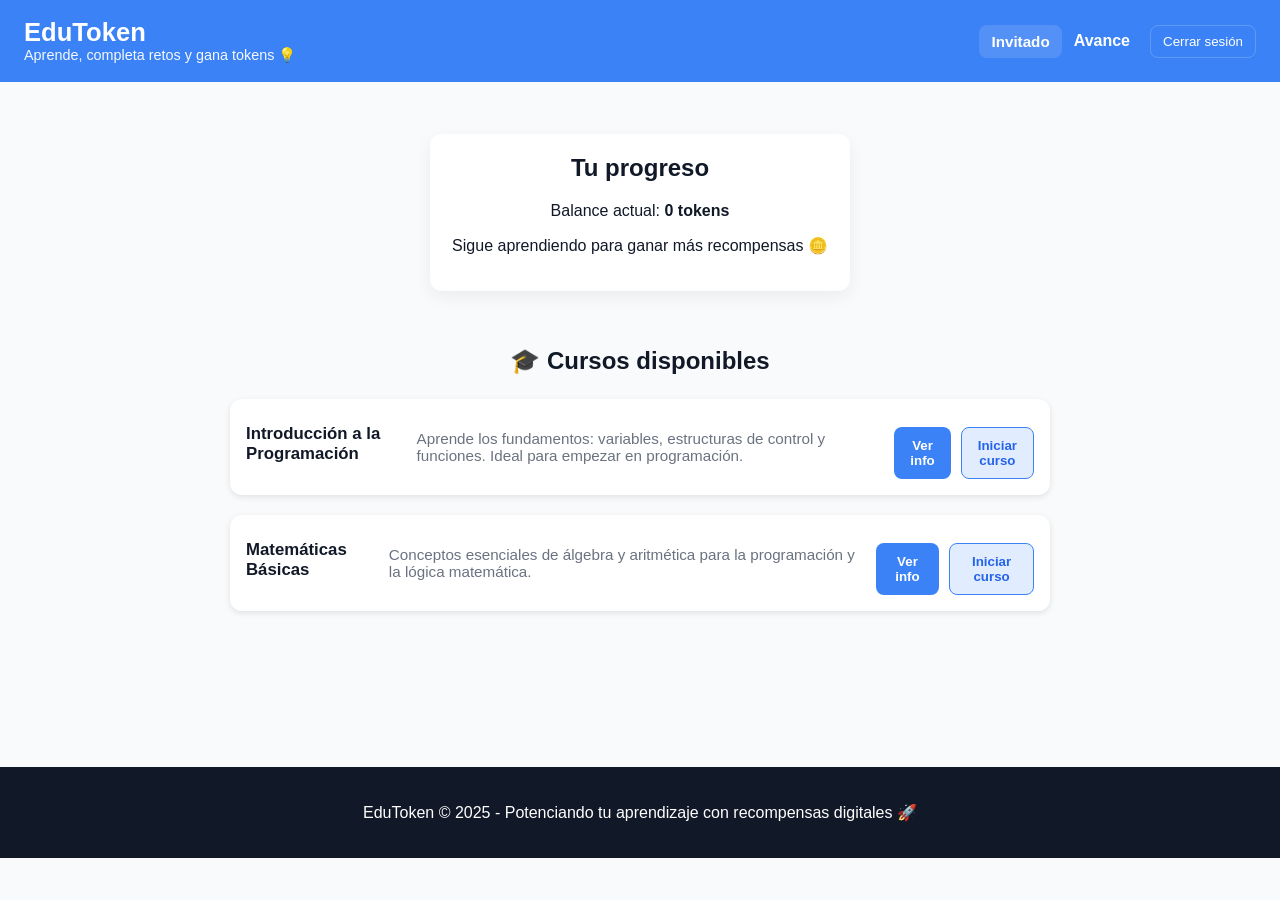
<file: index.html>
<!DOCTYPE html>
<html lang="es">
<head>
  <meta charset="UTF-8">
  <meta name="viewport" content="width=device-width, initial-scale=1.0">
  <title>EduToken - Cursos disponibles</title>
  <link rel="stylesheet" href="css/style.css">
</head>
<body>
  <header class="main-header">
    <div class="header-left">
        <h1>EduToken</h1>
        <p class="tagline">Aprende, completa retos y gana tokens 💡</p>
    </div>
    <div class="header-right">
        <div id="user-display" class="user-display">Cargando...</div>
        <nav class="header-nav">
            <a href="dashboard.html">Avance</a>
        </nav>
        <button type="button" class="btn-logout" id="logout-btn">Cerrar sesión</button>
    </div>
</header>

  <main>
    <!-- Sección principal -->
    <section id="token-section" class="centered-card">
      <h2>Tu progreso</h2>
      <p>Balance actual: <strong id="balance"></strong></p>
      <p>Sigue aprendiendo para ganar más recompensas 🪙</p>
    </section>

    <!-- Sección de cursos -->
    <section class="courses-section">
      <h2 style="text-align:center; margin-bottom:24px;">🎓 Cursos disponibles</h2>
      <div id="courses-container" class="courses-container"></div>
    </section>
  </main>

  <footer>
    <p>EduToken © 2025 - Potenciando tu aprendizaje con recompensas digitales 🚀</p>
  </footer>

  <!-- Modal para ver info de los cursos -->
  <div id="courseModal" class="modal" aria-hidden="true">
    <div class="modal-backdrop"></div>
    <div class="modal-content">
      <button id="closeModal" class="modal-close">&times;</button>
      <h2 id="modal-title">Título del curso</h2>
      <p id="modal-intro"></p>

      <div id="modal-modules">
        <h3>Módulos incluidos:</h3>
        <ul id="modal-modules-list"></ul>
      </div>

      <div class="modal-actions">
        <button id="modal-close-secondary" class="btn-outline">Cerrar</button>
        <button id="modal-start" class="btn-primary">Iniciar curso</button>
      </div>
    </div>
  </div>

  <script src="js/courses.js"></script>
  <script>
    document.addEventListener("DOMContentLoaded", () => {
      const coursesContainer = document.getElementById("courses-container");

      window.courses.forEach(course => {
        const card = document.createElement("div");
        card.className = "course-card";
        card.innerHTML = `
          <h3>${course.title}</h3>
          <p>${course.intro}</p>
          <div class="course-actions">
            <button class="btn-primary" onclick="viewInfo('${course.id}')">Ver info</button>
            <button class="btn-outline" onclick="startCourse('${course.id}')">Iniciar curso</button>
          </div>
        `;
        coursesContainer.appendChild(card);
      });

      document.getElementById("closeModal").onclick = closeModal;
      document.getElementById("modal-close-secondary").onclick = closeModal;
    });

    function viewInfo(courseId) {
      const course = window.courses.find(c => c.id === courseId);
      document.getElementById("modal-title").innerText = course.title;
      document.getElementById("modal-intro").innerText = course.intro;
      document.getElementById("modal-modules-list").innerHTML =
        course.modules.map(m => `<li>${m.title}</li>`).join("");
      document.getElementById("courseModal").setAttribute("aria-hidden", "false");
      document.getElementById("modal-start").onclick = () => startCourse(courseId);
    }

    function closeModal() {
      document.getElementById("courseModal").setAttribute("aria-hidden", "true");
    }

    function startCourse(courseId) {
      localStorage.setItem("selectedCourse", courseId);
      window.location.href = "course.html";
    }
  </script>
  <script>
    // Mostrar nombre del usuario logeado
    document.addEventListener("DOMContentLoaded", function() {
        const userDisplay = document.getElementById("user-display");
        const loggedUser = localStorage.getItem("loggedIn");
        
        if (loggedUser) {
            try {
                const userObj = JSON.parse(loggedUser);
                userDisplay.textContent = userObj.displayName || userObj.id || "Usuario";
            } catch (e) {
                userDisplay.textContent = loggedUser;
            }
        } else {
            userDisplay.textContent = "Invitado";
        }
    });
</script>

<script>
    document.getElementById('logout-btn').addEventListener('click', function() {
        // Guardar progreso
        if (typeof saveData === 'function') saveData();
        
        // Eliminar sesión
        localStorage.removeItem('loggedIn');
        
        // Redirigir
        window.location.href = 'login.html';
    });
</script>
<script>
    // FUNCIÓN PARA ACTUALIZAR Y MOSTRAR LOS TOKENS
    function updateTokenDisplay() {
        const balance = localStorage.getItem('balance') || '0';
        const balanceElement = document.getElementById('balance');
        if (balanceElement) {
            balanceElement.textContent = `${balance} tokens`;
        }
    }

    // ACTUALIZAR TOKENS CUANDO LA PÁGINA CARGA
    document.addEventListener('DOMContentLoaded', function() {
        updateTokenDisplay();
        
        // También actualizar cuando la página gane foco (vuelva de otra pestaña)
        window.addEventListener('focus', updateTokenDisplay);
    });

    // ACTUALIZAR TOKENS CADA 2 SEGUNDOS (por si acaso)
    setInterval(updateTokenDisplay, 2000);
</script>
</body>
</html>
</file>
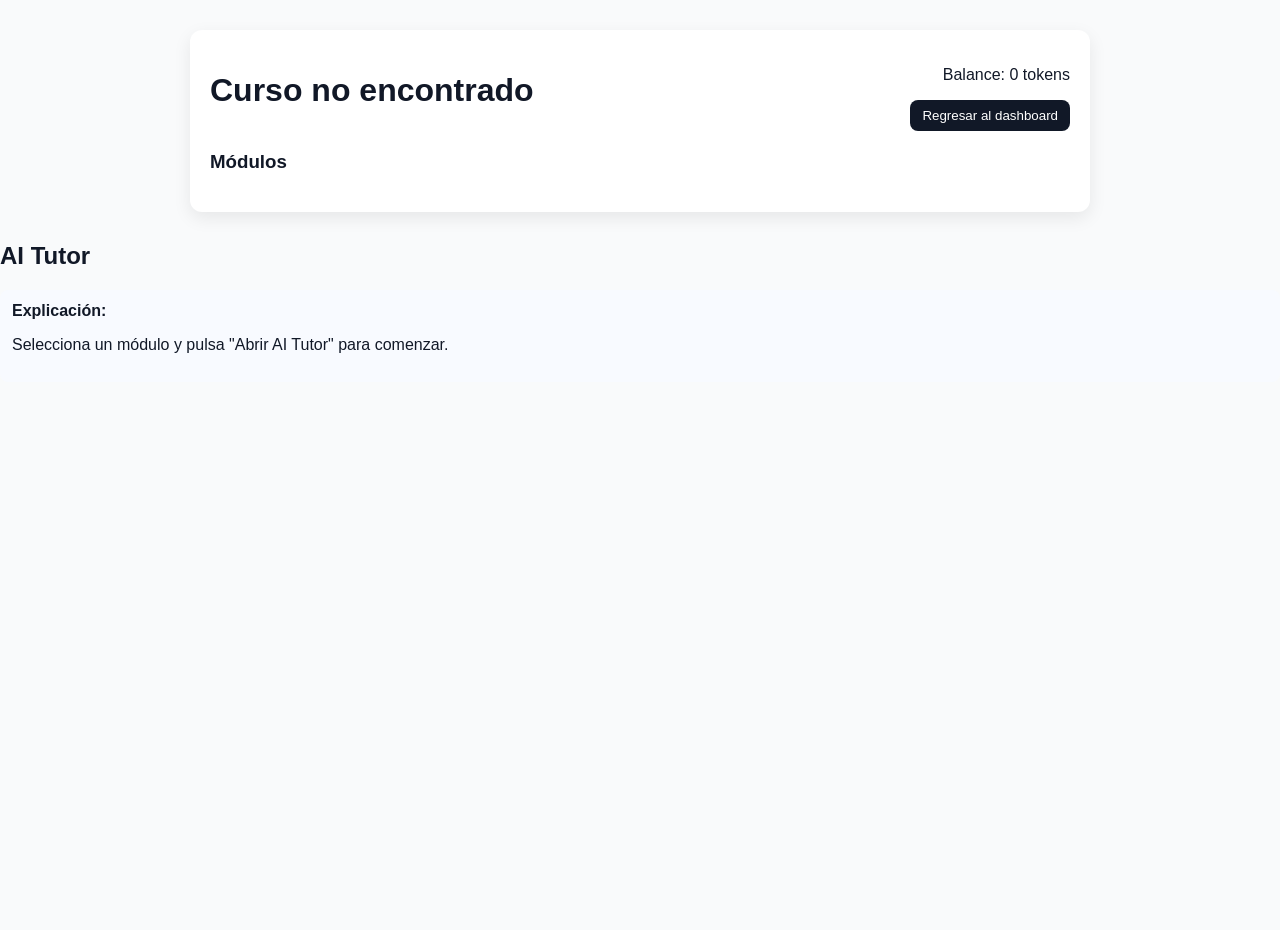
<file: course.html>
<!DOCTYPE html>
<html lang="es">
<head>
  <meta charset="utf-8" />
  <meta name="viewport" content="width=device-width,initial-scale=1"/>
  <title>EduToken - Curso</title>
  <link rel="stylesheet" href="css/style.css" />
  <style>
    .course-container { max-width: 900px; margin: 30px auto; padding: 20px; background: #fff; border-radius: 12px; box-shadow: 0 6px 18px rgba(0,0,0,0.08); }
    .course-header { display:flex; justify-content:space-between; align-items:center; gap:20px; flex-wrap:wrap; }
    .modules { margin-top:20px; text-align:left; }
    .module { display:flex; justify-content:space-between; align-items:center; padding:12px; border-radius:8px; border:1px solid #E6E9EE; margin-bottom:10px; }
    .module button { background:#3B82F6; color:white; border:none; padding:8px 12px; border-radius:8px; cursor:pointer; }
    .back-btn { background:#111827; color:white; padding:8px 12px; border-radius:8px; border:none; cursor:pointer; }
    .token-reward { font-weight:700; color:#FBBF24; }
  </style>
</head>
<body>
  <div class="course-container">
    <div class="course-header">
      <div>
        <h1 id="course-title"></h1>
        <p id="course-intro"></p>
      </div>
      <div style="text-align:right;">
        <p>Balance: <span id="user-balance">0</span> tokens</p>
        <button class="back-btn" id="backDashboard">Regresar al dashboard</button>
      </div>
    </div>

    <div class="modules">
      <h3>Módulos</h3>
      <div id="modules-list"></div>
    </div>
  </div>

  <section id="ai-tutor" class="card" style="margin-top:18px;">
    <h2>AI Tutor</h2>
    <div id="ai-explanation" style="background:#F8FAFF; padding:12px; border-radius:8px; margin-bottom:10px;">
      <strong>Explicación:</strong>
      <p id="ai-expl-text">Selecciona un módulo y pulsa "Abrir AI Tutor" para comenzar.</p>
    </div>
  </section>

  <script src="js/courses.js"></script>
  <script>
    document.addEventListener("DOMContentLoaded", () => {
      const courseId = localStorage.getItem("selectedCourse");
      const course = window.courses.find(c => c.id === courseId);

      if (!course) {
        document.getElementById("course-title").innerText = "Curso no encontrado";
        return;
      }

      document.getElementById("course-title").innerText = course.title;
      document.getElementById("course-intro").innerText = course.intro;

      const modulesList = document.getElementById("modules-list");
      modulesList.innerHTML = "";

      course.modules.forEach(module => {
        const div = document.createElement("div");
        div.className = "module";
        div.innerHTML = `
          <span>${module.title} <span class="token-reward">+${module.tokens} tokens</span></span>
          <button onclick="openModule('${module.id}')">Estudiar módulo</button>
        `;
        modulesList.appendChild(div);
      });
    });

    function openModule(moduleId) {
    const courseId = localStorage.getItem("selectedCourse");
    window.location.href = `module.html?course=${courseId}&module=${moduleId}`;
}

    document.getElementById("backDashboard").onclick = () => {
      window.location.href = "index.html";
    };
  </script>
  <script>
    // FUNCIÓN PARA ACTUALIZAR TOKENS EN COURSE.HTML
    function updateCourseBalance() {
        const balance = localStorage.getItem('balance') || '0';
        const balanceElement = document.getElementById('user-balance');
        if (balanceElement) {
            balanceElement.textContent = balance;
        }
    }

    // ACTUALIZAR AL CARGAR LA PÁGINA
    document.addEventListener('DOMContentLoaded', function() {
        updateCourseBalance();
        
        // Actualizar cuando la página gane foco
        window.addEventListener('focus', updateCourseBalance);
    });

    // ACTUALIZAR CADA 2 SEGUNDOS
    setInterval(updateCourseBalance, 2000);
</script>
</body>
</html>
</file>
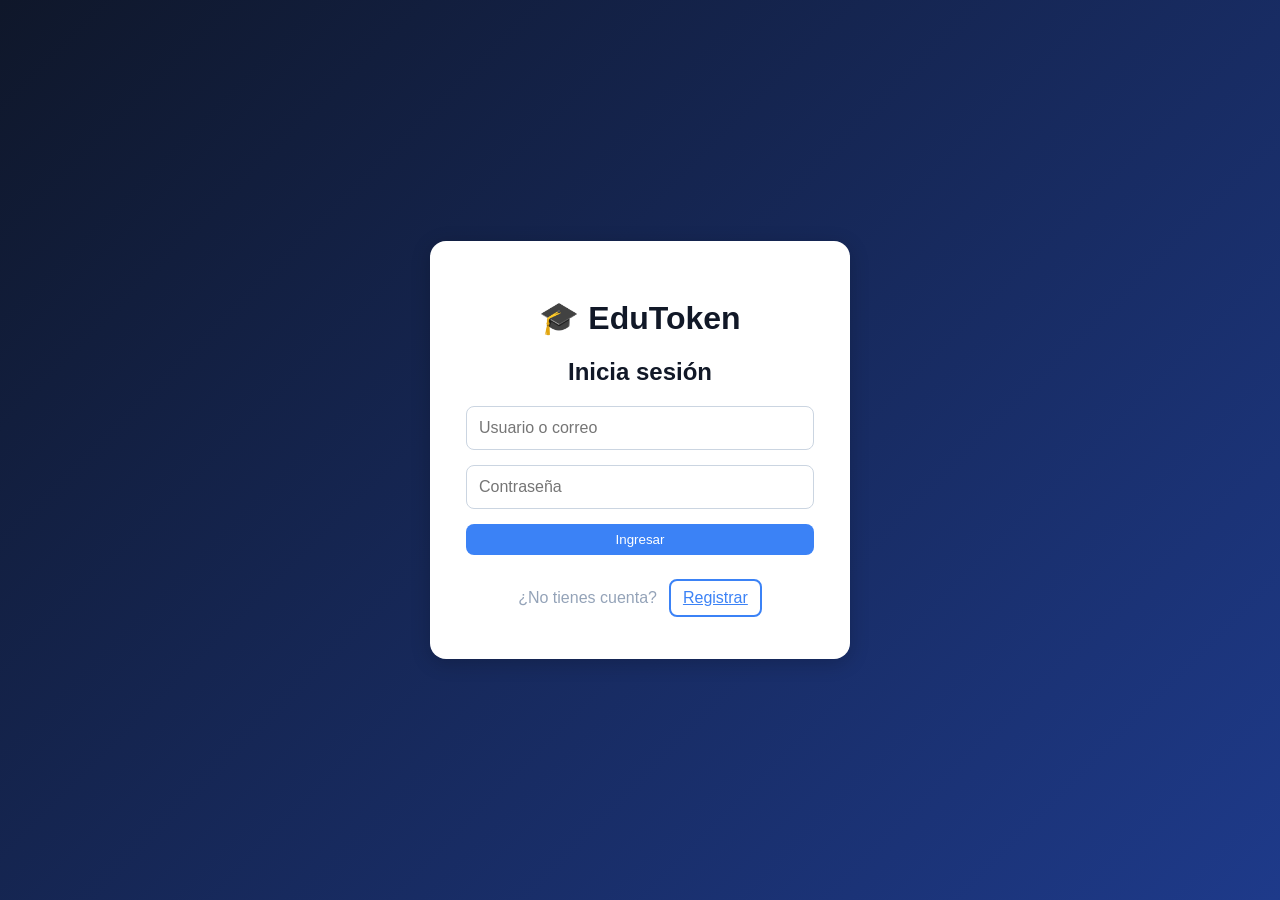
<file: dashboard.html>
<!DOCTYPE html>
<html lang="es">
<head>
  <meta charset="UTF-8" />
  <meta name="viewport" content="width=device-width, initial-scale=1.0" />
  <title>EduToken - Dashboard</title>
  <link rel="stylesheet" href="css/style.css">
</head>
<body>

  <header class="main-header">
    <div class="header-left">
        <h1>EduToken</h1>
        <p class="tagline">Tu progreso y logros</p>
    </div>
    <div class="header-right">
        <div id="user-display" class="user-display">Cargando...</div>
        <nav class="header-nav">
            <a href="index.html">Inicio</a>
        </nav>
<button type="button" class="btn-logout" id="logout-btn">Cerrar sesión</button>
    </div>
</header>

  <main>
    <section id="progress-section">
      <h2>Progreso del Usuario</h2>
      <div class="progress-bar">
        <div id="progress-fill"></div>
      </div>
      <p id="progress-text">Nivel 1 - 0% completado</p>
    </section>

    <section id="achievements">
      <h2>Logros desbloqueados</h2>
      <ul id="achievement-list">
        <li>🌱 Bienvenido a EduToken</li>
      </ul>
    </section>
  </main>

  <footer>
    <p>© 2025 EduToken | Plataforma educativa descentralizada</p>
  </footer>

  <script src="js/app.js"></script>
  <script>
    // Mostrar nombre del usuario logeado
    document.addEventListener("DOMContentLoaded", function() {
        const userDisplay = document.getElementById("user-display");
        const loggedUser = localStorage.getItem("loggedIn");
        
        if (loggedUser) {
            try {
                const userObj = JSON.parse(loggedUser);
                userDisplay.textContent = userObj.displayName || userObj.id || "Usuario";
            } catch (e) {
                userDisplay.textContent = loggedUser;
            }
        } else {
            userDisplay.textContent = "Invitado";
        }
    });
</script>
<script>
    document.getElementById('logout-btn').addEventListener('click', function() {
        // Guardar progreso
        if (typeof saveData === 'function') saveData();
        
        // Eliminar sesión
        localStorage.removeItem('loggedIn');
        
        // Redirigir
        window.location.href = 'login.html';
    });
</script>
</body>
</html>
</file>
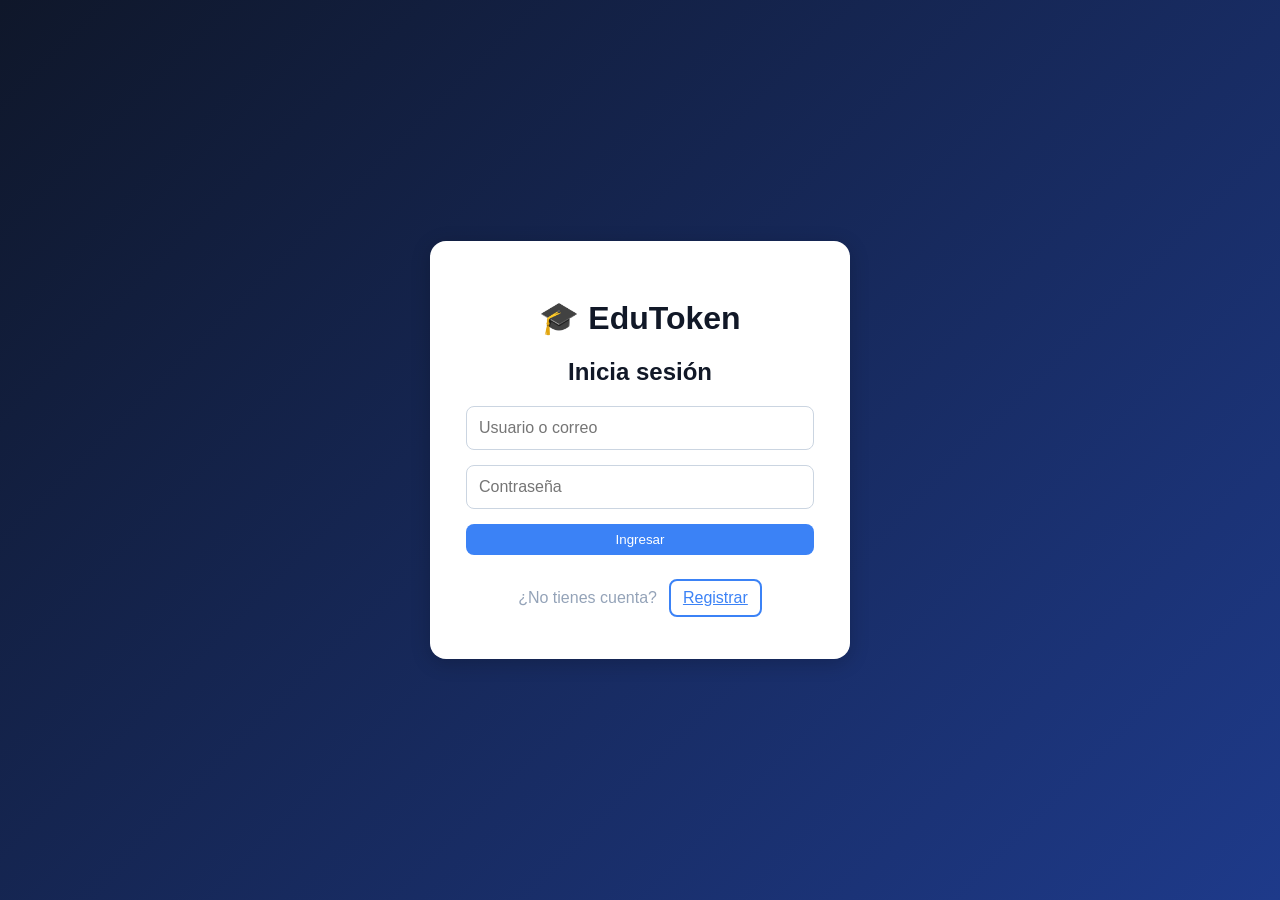
<file: login.html>
<!DOCTYPE html>
<html lang="es">
<head>
  <meta charset="UTF-8" />
  <meta name="viewport" content="width=device-width, initial-scale=1.0" />
  <title>EduToken - Iniciar sesión</title>
  <link rel="stylesheet" href="css/style.css" />
</head>
<body class="login-body">

  <div class="login-container">
    <h1>🎓 EduToken</h1>
    <h2>Inicia sesión</h2>

    <form id="loginForm">
      <input type="text" id="username" placeholder="Usuario o correo" required />
      <input type="password" id="password" placeholder="Contraseña" required />
      <button type="submit" class="btn-primary">Ingresar</button>
    </form>

    <p id="error-msg"></p>

    <div class="register-row">
      <p>¿No tienes cuenta?</p>
      <a href="register.html" class="btn-outline">Registrar</a>
    </div>
  </div>

  <script src="js/app.js"></script>
</body>
</html>
</file>
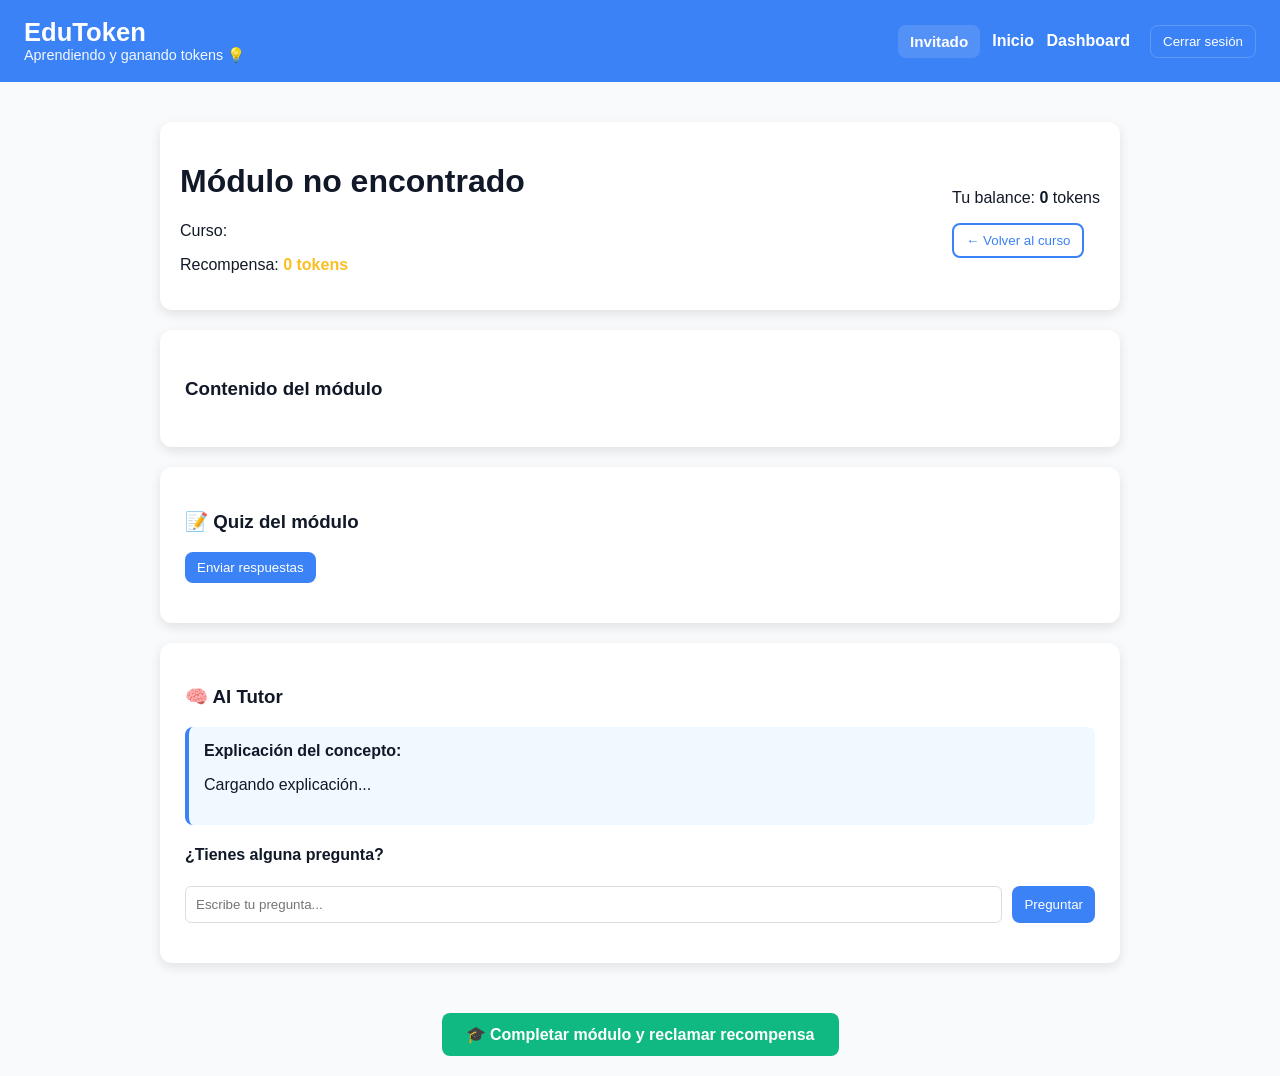
<file: module.html>
<!DOCTYPE html>
<html lang="es">
<head>
    <meta charset="UTF-8">
    <meta name="viewport" content="width=device-width, initial-scale=1.0">
    <title>EduToken - Módulo</title>
    <link rel="stylesheet" href="css/style.css">
    <style>
        .module-container {
            max-width: 1000px;
            margin: 20px auto;
            padding: 20px;
        }
        
        .module-header {
            background: white;
            padding: 20px;
            border-radius: 12px;
            box-shadow: 0 4px 12px rgba(0,0,0,0.1);
            margin-bottom: 20px;
        }
        
        .module-content {
            background: white;
            padding: 25px;
            border-radius: 12px;
            box-shadow: 0 4px 12px rgba(0,0,0,0.1);
            margin-bottom: 20px;
            line-height: 1.6;
        }
        
        .code-editor {
            background: #1e1e1e;
            color: #d4d4d4;
            padding: 20px;
            border-radius: 8px;
            margin: 20px 0;
            font-family: 'Courier New', monospace;
        }
        
        .quiz-section {
            background: white;
            padding: 25px;
            border-radius: 12px;
            box-shadow: 0 4px 12px rgba(0,0,0,0.1);
            margin-bottom: 20px;
        }
        
        .quiz-question {
            margin-bottom: 20px;
            padding: 15px;
            border-left: 4px solid #3B82F6;
            background: #f8fafc;
        }
        
        .ai-tutor-section {
            background: white;
            padding: 25px;
            border-radius: 12px;
            box-shadow: 0 4px 12px rgba(0,0,0,0.1);
        }
        
        .ai-response {
            background: #f0f9ff;
            padding: 15px;
            border-radius: 8px;
            margin: 15px 0;
            border-left: 4px solid #3B82F6;
        }
        
        .btn-complete {
            background: #10B981;
            color: white;
            padding: 12px 24px;
            border: none;
            border-radius: 8px;
            font-size: 16px;
            font-weight: 600;
            cursor: pointer;
            margin-top: 20px;
        }
        
        .btn-complete:hover {
            background: #059669;
        }
        
        .token-reward {
            color: #FBBF24;
            font-weight: 700;
        }
    </style>
</head>
<body>
    <header class="main-header">
        <div class="header-left">
            <h1>EduToken</h1>
            <p class="tagline">Aprendiendo y ganando tokens 💡</p>
        </div>
        <div class="header-right">
            <div id="user-display" class="user-display">Usuario</div>
            <nav class="header-nav">
                <a href="index.html">Inicio</a>
                <a href="dashboard.html">Dashboard</a>
            </nav>
            <button type="button" class="btn-logout" onclick="logout()">Cerrar sesión</button>
        </div>
    </header>

    <div class="module-container">
        <!-- Header del módulo -->
        <div class="module-header">
            <div style="display: flex; justify-content: space-between; align-items: center; flex-wrap: wrap;">
                <div>
                    <h1 id="module-title">Cargando módulo...</h1>
                    <p id="module-course">Curso: </p>
                    <p>Recompensa: <span class="token-reward" id="module-tokens">0 tokens</span></p>
                </div>
                <div>
                    <p>Tu balance: <strong id="user-balance">0</strong> tokens</p>
                    <button onclick="window.history.back()" class="btn-outline">← Volver al curso</button>
                </div>
            </div>
        </div>

        <!-- Contenido del módulo -->
        <div class="module-content">
            <h3>Contenido del módulo</h3>
            <div id="module-content-text"></div>
            
            <!-- Editor de código (para módulos de programación) -->
            <div id="code-editor-container" style="display: none;">
                <h4>💻 Prueba el código:</h4>
                <div class="code-editor" id="code-editor">
                    // Escribe tu código aquí
                    console.log("¡Hola mundo!");
                </div>
                
                <button onclick="runCode()" class="btn-primary">Ejecutar código</button>
                <div id="code-output" style="margin-top: 10px; padding: 10px; background: #f5f5f5; border-radius: 4px;"></div>
            </div>
        </div>

        <!-- Quiz del módulo -->
        <div class="quiz-section">
            <h3>📝 Quiz del módulo</h3>
            <div id="quiz-questions"></div>
            <button onclick="submitQuiz()" class="btn-primary" id="submit-quiz">Enviar respuestas</button>
            <div id="quiz-result" style="margin-top: 15px;"></div>
        </div>

        <!-- AI Tutor -->
        <div class="ai-tutor-section">
            <h3>🧠 AI Tutor</h3>
            <div class="ai-response" id="ai-explanation">
                <strong>Explicación del concepto:</strong>
                <p id="ai-expl-text">Cargando explicación...</p>
            </div>
            
            <div style="margin-top: 20px;">
                <h4>¿Tienes alguna pregunta?</h4>
                <div style="display: flex; gap: 10px;">
                    <input type="text" id="ai-question" placeholder="Escribe tu pregunta..." style="flex: 1; padding: 10px; border: 1px solid #ddd; border-radius: 6px;">
                    <button onclick="askAI()" class="btn-primary">Preguntar</button>
                </div>
                <div id="ai-answer" style="margin-top: 15px;"></div>
            </div>
        </div>

        <!-- Botón para completar módulo -->
        <div style="text-align: center; margin-top: 30px;">
            <button class="btn-complete" onclick="completeModule()" id="complete-btn">🎓 Completar módulo y reclamar recompensa</button>
        </div>
    </div>

    <script src="js/app.js"></script>
    <script src="js/courses.js"></script>
    <script src="js/module.js"></script>
</body>
</html>
</file>
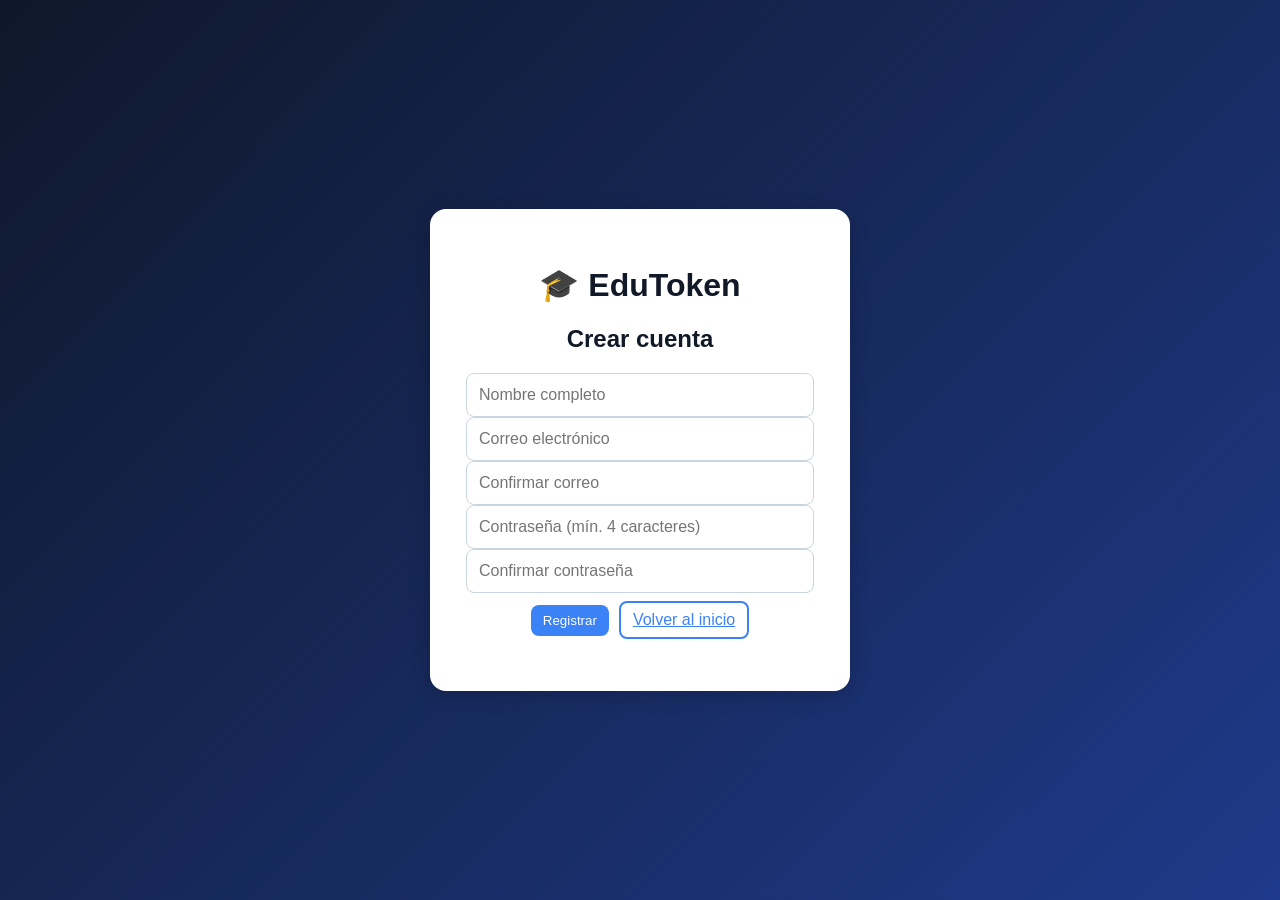
<file: register.html>
<!DOCTYPE html>
<html lang="es">
<head>
  <meta charset="UTF-8" />
  <meta name="viewport" content="width=device-width, initial-scale=1.0" />
  <title>EduToken - Registrarse</title>
  <link rel="stylesheet" href="css/style.css" />
</head>
<body class="login-body">

  <div class="login-container">
    <h1>🎓 EduToken</h1>
    <h2>Crear cuenta</h2>

    <form id="registerForm" novalidate>
      <input type="text" id="fullName" placeholder="Nombre completo" required />
      <input type="email" id="email" placeholder="Correo electrónico" required />
      <input type="email" id="emailConfirm" placeholder="Confirmar correo" required />
      <input type="password" id="passwordReg" placeholder="Contraseña (mín. 4 caracteres)" required />
      <input type="password" id="passwordConfirm" placeholder="Confirmar contraseña" required />
      <div class="register-actions">
        <button type="submit" class="btn-primary">Registrar</button>
        <a href="login.html" class="btn-outline">Volver al inicio</a>
      </div>
    </form>

    <p id="register-error" class="error-small"></p>
    <p id="register-success" class="success-small"></p>
  </div>

  <script src="js/app.js"></script>
</body>
</html>
</file>
<file: css/style.css>
/* ===========================================================
   EduToken - style.css (versión mejorada)
   Conserva tu paleta: fondo claro, azul principal, verde tokens
   =========================================================== */

/* ===== Base / Tipografía ===== */
:root{
  --bg: #F9FAFB;
  --text: #111827;
  --muted: #6B7280;
  --primary: #3B82F6;
  --primary-dark: #2563EB;
  --success: #10B981;
  --gold: #FBBF24;
  --danger: #B91C1C;
}

* { box-sizing: border-box; }
html,body { height:100%; }

body {
  font-family: 'Poppins', sans-serif;
  background: var(--bg);
  color: var(--text);
  margin: 0;
  padding: 0;
  -webkit-font-smoothing:antialiased;
  text-rendering:optimizeLegibility;
}

/* ===== Header (layout con user display y nav) ===== */
.main-header {
  display:flex;
  justify-content:space-between;
  align-items:center;
  padding:18px 24px;
  background: var(--primary);
  color: white;
  gap:12px;
  flex-wrap:wrap;
}
.header-left h1 {
  margin:0;
  font-size:1.6rem;
}
.tagline { margin:0; font-size:0.9rem; opacity:0.95; }

.header-right {
  display:flex;
  align-items:center;
  gap:12px;
}
.user-display {
  background: rgba(255,255,255,0.12);
  padding:8px 12px;
  border-radius:8px;
  font-weight:600;
  font-size:0.95rem;
}
.header-nav a {
  color: white;
  text-decoration: none;
  margin-right:8px;
  font-weight:600;
}
.btn-logout {
  background: transparent;
  color: white;
  border: 1px solid rgba(255,255,255,0.18);
  padding: 8px 12px;
  border-radius:8px;
  cursor:pointer;
}

/* ===== Layout / Main / Footer ===== */
main { padding: 24px 16px 48px; max-width:1200px; margin: 0 auto; }
footer {
  background-color: #111827;
  color: white;
  padding: 20px;
  margin-top: 40px;
  text-align:center;
}

/* ===== Centered token card ===== */
.centered-card {
  max-width:420px;
  margin: 28px auto;
  padding:20px;
  text-align:center;
  border-radius:12px;
  background:#fff;
  box-shadow:0 6px 18px rgba(2,6,23,0.06);
}
#token-section h2 { margin-top:0; }

/* ===== Course list section ===== */
.courses-section { padding: 8px 12px 40px; max-width:1000px; margin: 8px auto; }

/* ===== Course card ===== */
.course-card {
  background: #FFFFFF;
  border-radius: 12px;
  padding: 18px;
  margin: 16px auto;
  box-shadow: 0 4px 12px rgba(0,0,0,0.06);
  width: 92%;
  max-width: 820px;
  display:flex;
  justify-content:space-between;
  align-items:center;
  gap:12px;
}
.course-card h3 { margin: 0 0 6px 0; font-size:1.05rem; }
.course-card p { margin: 0; color: var(--muted); font-size:0.95rem; }
.course-card .meta { text-align:right; min-width:160px; }
.course-card .actions { display:flex; gap:8px; justify-content:flex-end; }

/* ===== Buttons (unificados) ===== */
.btn-primary {
  background-color: var(--primary);
  color: white;
  border: none;
  padding: 10px 14px;
  border-radius: 8px;
  font-weight:600;
  cursor: pointer;
  transition: transform .12s ease, filter .12s ease;
}
.btn-primary:hover { filter:brightness(0.96); transform: translateY(-2px); }

.btn-outline {
  background: transparent;
  color: var(--primary-dark);
  border: 1px solid rgba(37,99,235,0.12);
  padding: 10px 14px;
  border-radius: 8px;
  cursor:pointer;
}
.btn-outline:hover { background:#EFF6FF; transform: translateY(-2px); }

/* ===== Small utility buttons used inside course page ===== */
.back-btn {
  background:#111827;
  color:white;
  padding:8px 12px;
  border-radius:8px;
  border:none;
  cursor:pointer;
}

/* ===== Progress / Dashboard cards (existing) ===== */
#progress-section, #achievements {
  background: #FFFFFF;
  border-radius: 16px;
  box-shadow: 0 4px 10px rgba(0,0,0,0.1);
  padding: 30px;
  margin: 24px auto;
  width: 80%;
  max-width: 600px;
}
.progress-bar {
  width: 100%;
  background-color: #E5E7EB;
  border-radius: 10px;
  height: 25px;
  overflow: hidden;
  margin-top: 10px;
}
#progress-fill {
  height: 100%;
  width: 0%;
  background-color: var(--success);
  transition: width 0.5s ease-in-out;
}

/* Achievements */
#achievement-list li { margin-bottom: 8px; font-size: 1.05rem; color:var(--text); }

/* ===== Login / Register styles (kept) ===== */
.login-body {
  background: linear-gradient(135deg, #0F172A, #1E3A8A);
  height: 100vh;
  display: flex;
  justify-content: center;
  align-items: center;
  font-family: 'Segoe UI', sans-serif;
}
.login-container {
  background: white;
  border-radius: 16px;
  box-shadow: 0 4px 20px rgba(0,0,0,0.2);
  width: 90%;
  max-width: 420px;
  text-align: center;
  padding: 36px;
}
#loginForm { display:flex; flex-direction:column; gap:15px; }
#loginForm input, #registerForm input {
  padding: 12px;
  border-radius: 8px;
  border: 1px solid #CBD5E1;
  font-size: 1rem;
  outline: none;
  width:100%;
}
#loginForm input:focus { border-color: var(--primary-dark); box-shadow: 0 0 6px rgba(37,99,235,0.18); }
.btn-primary { /* already defined above, keep consistent */ }

/* ===== Register / shared extras ===== */
.register-row { margin-top: 18px; display:flex; justify-content:center; gap:12px; align-items:center; color:#94A3B8; }
.register-actions { display:flex; gap:10px; justify-content:center; align-items:center; margin-top:8px; }
.error-small { color: var(--danger); margin-top:12px; font-weight:600; }
.success-small { color: #065F46; margin-top:12px; font-weight:700; }

/* ===== Modal (course info) ===== */
.modal {
  display: none;
  position: fixed;
  inset: 0;
  z-index: 1000;
  align-items: center;
  justify-content: center;
  pointer-events: none;
}
.modal[aria-hidden="false"] {
  display: flex;
  pointer-events: auto;
}
/* Backdrop */
.modal-backdrop {
  position: absolute;
  inset: 0;
  background: rgba(2,6,23,0.5);
  backdrop-filter: blur(2px);
}

/* Modal content with animation */
.modal-content {
  position: relative;
  background: #ffffff;
  width: 92%;
  max-width: 720px;
  border-radius: 12px;
  box-shadow: 0 10px 30px rgba(2,6,23,0.2);
  padding: 22px;
  z-index: 1010;
  text-align: left;
  transform: translateY(8px) scale(.98);
  opacity: 0;
  transition: transform .22s cubic-bezier(.2,.9,.2,1), opacity .18s ease;
}
.modal[aria-hidden="false"] .modal-content {
  transform: translateY(0) scale(1);
  opacity: 1;
}
.modal-close {
  position: absolute;
  right: 14px;
  top: 10px;
  background: transparent;
  border: none;
  font-size: 18px;
  cursor: pointer;
  color: #374151;
}
#modal-title { margin-top: 0; color: #0F172A; font-size:1.25rem; }
#modal-intro { color: #374151; margin-bottom: 12px; line-height:1.4; }
#modal-modules h3 { margin-bottom: 8px; }
#modal-modules-list { list-style: none; padding-left: 0; margin: 0 0 12px 0; }
#modal-modules-list li {
  padding: 10px;
  border-radius: 8px;
  border: 1px solid #E6EEF8;
  margin-bottom: 8px;
  display:flex;
  justify-content:space-between;
  align-items:center;
  color:#374151;
}
.modal-actions { display:flex; gap:10px; justify-content:flex-end; margin-top:8px; }

/* ===== Utilities / small responsive tweaks ===== */
@media (max-width: 820px) {
  .course-card { flex-direction: column; align-items:flex-start; text-align:left; }
  .course-card .meta { text-align:left; width:100%; }
}
@media (max-width: 480px) {
  .modal-content { padding:16px; }
  #modal-title { font-size:1.1rem; }
  .main-header { padding:14px; }
  .header-right { gap:8px; }
}

/* ===========================================================
   AJUSTE DE COLOR: Botones "Iniciar curso" y "Ver info"
   =========================================================== */

/* Afecta directamente a los botones dentro de las tarjetas de curso */
.course-card button {
  background-color: var(--primary);
  color: white;
  border: none;
  padding: 10px 16px;
  border-radius: 8px;
  font-weight: 600;
  cursor: pointer;
  transition: background-color 0.2s ease, transform 0.15s ease;
}

/* Hover: azul más oscuro */
.course-card button:hover {
  background-color: var(--primary-dark);
  transform: translateY(-2px);
}

/* Opcional: si quieres que "Ver info" sea ligeramente distinto (más claro) */
.course-card button.btn-outline {
  background-color: rgba(59, 130, 246, 0.15);
  color: var(--primary-dark);
  border: 1px solid var(--primary);
}

.course-card button.btn-outline:hover {
  background-color: var(--primary);
  color: white;
}
.course-card {
  background: #fff;
  border-radius: 12px;
  box-shadow: 0 2px 6px rgba(0,0,0,0.1);
  padding: 16px;
  margin-bottom: 20px;
  text-align: left;
  transition: transform 0.2s ease;
}

.course-card:hover {
  transform: translateY(-3px);
}

.course-actions {
  display: flex;
  gap: 10px;
  margin-top: 12px;
}

.btn-primary {
  background: #3B82F6;
  color: white;
  border: none;
  padding: 8px 12px;
  border-radius: 8px;
  cursor: pointer;
  font-weight: 500;
}

.btn-outline {
  background: transparent;
  color: #3B82F6;
  border: 2px solid #3B82F6;
  padding: 8px 12px;
  border-radius: 8px;
  cursor: pointer;
  font-weight: 500;
}
</file>
